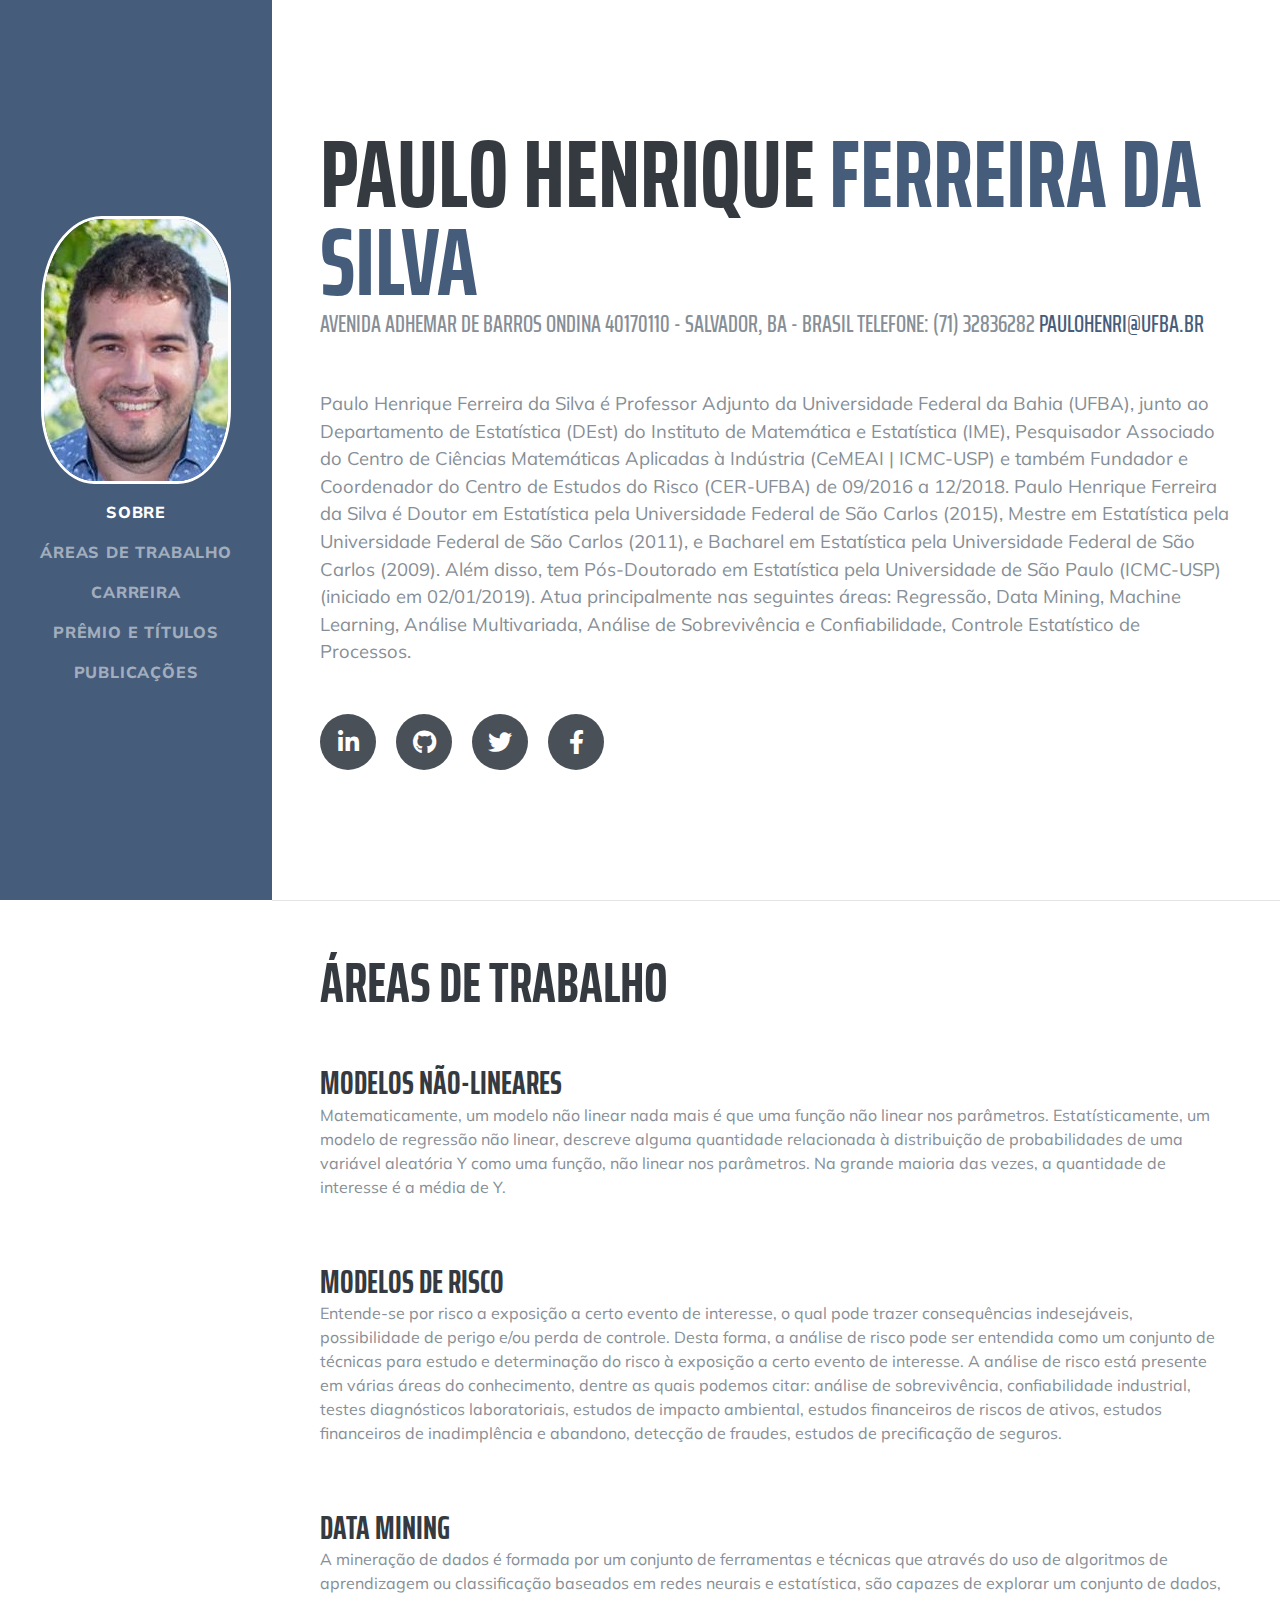
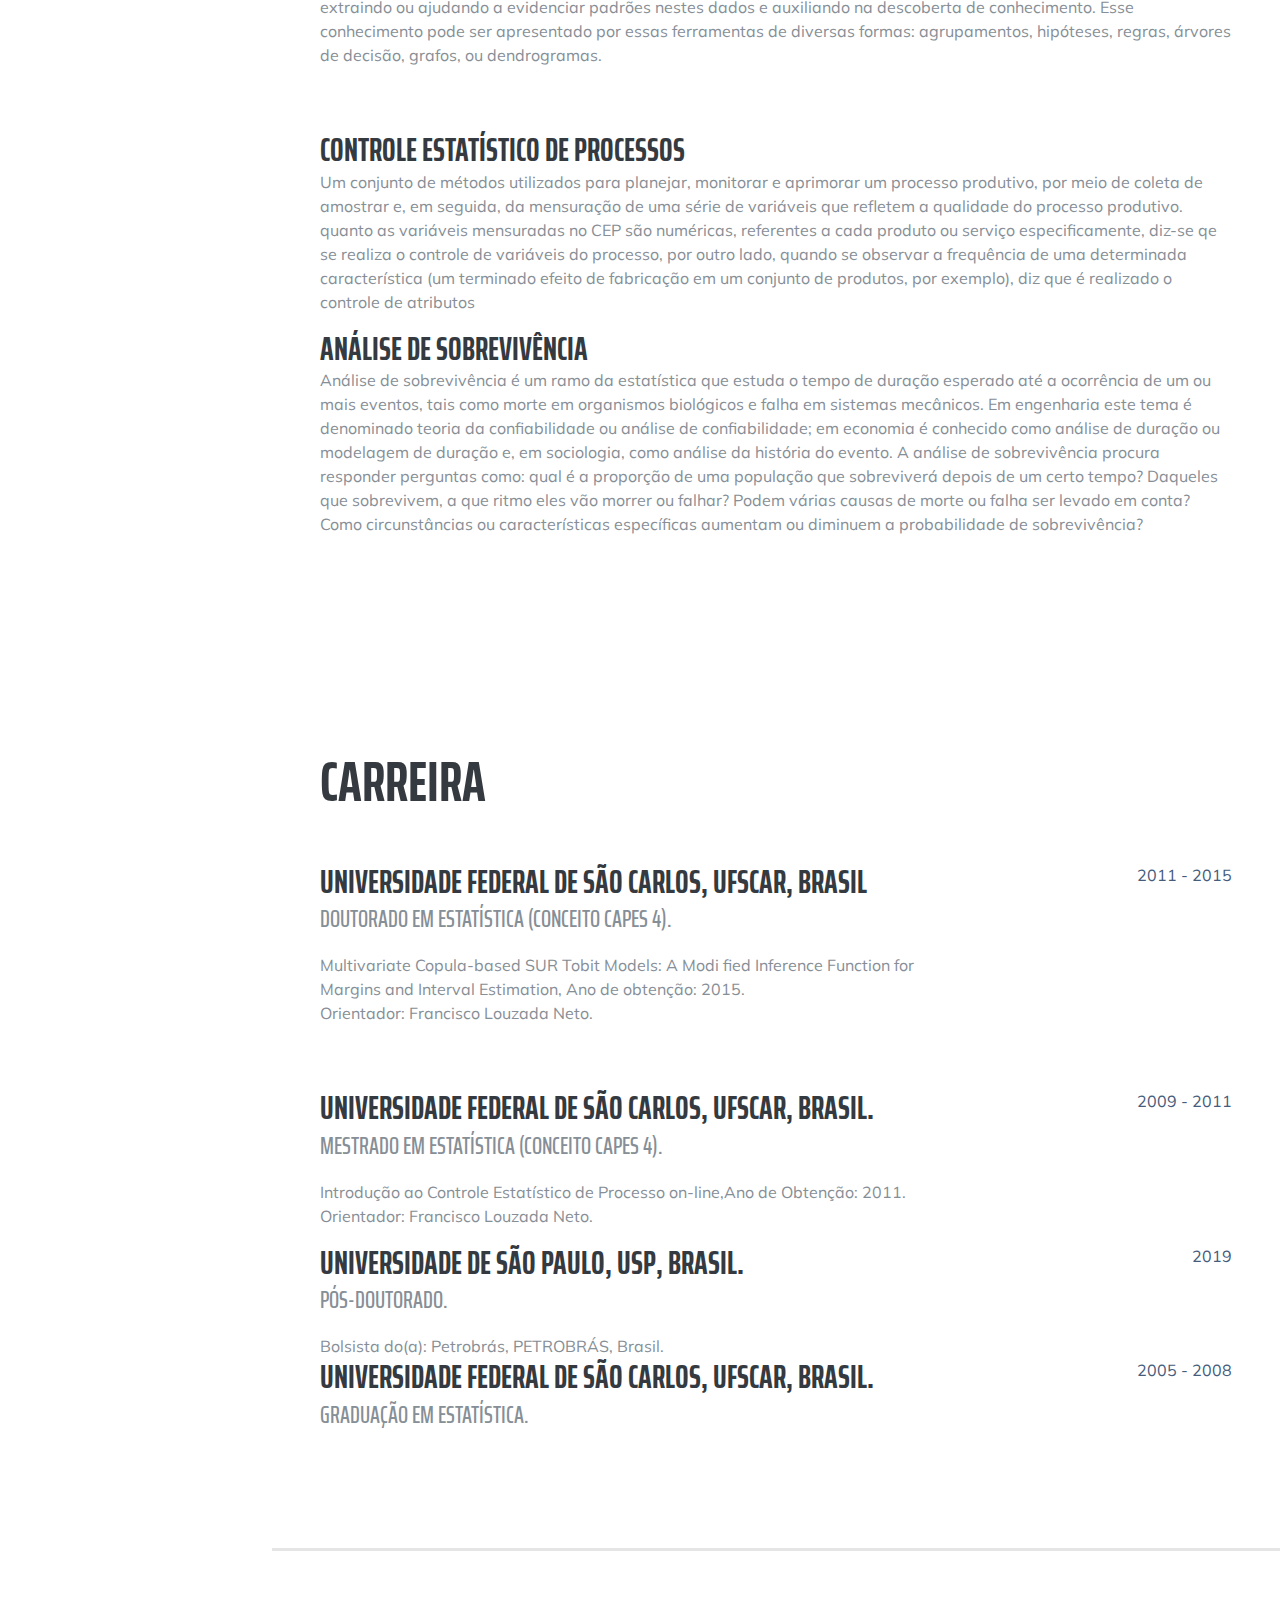
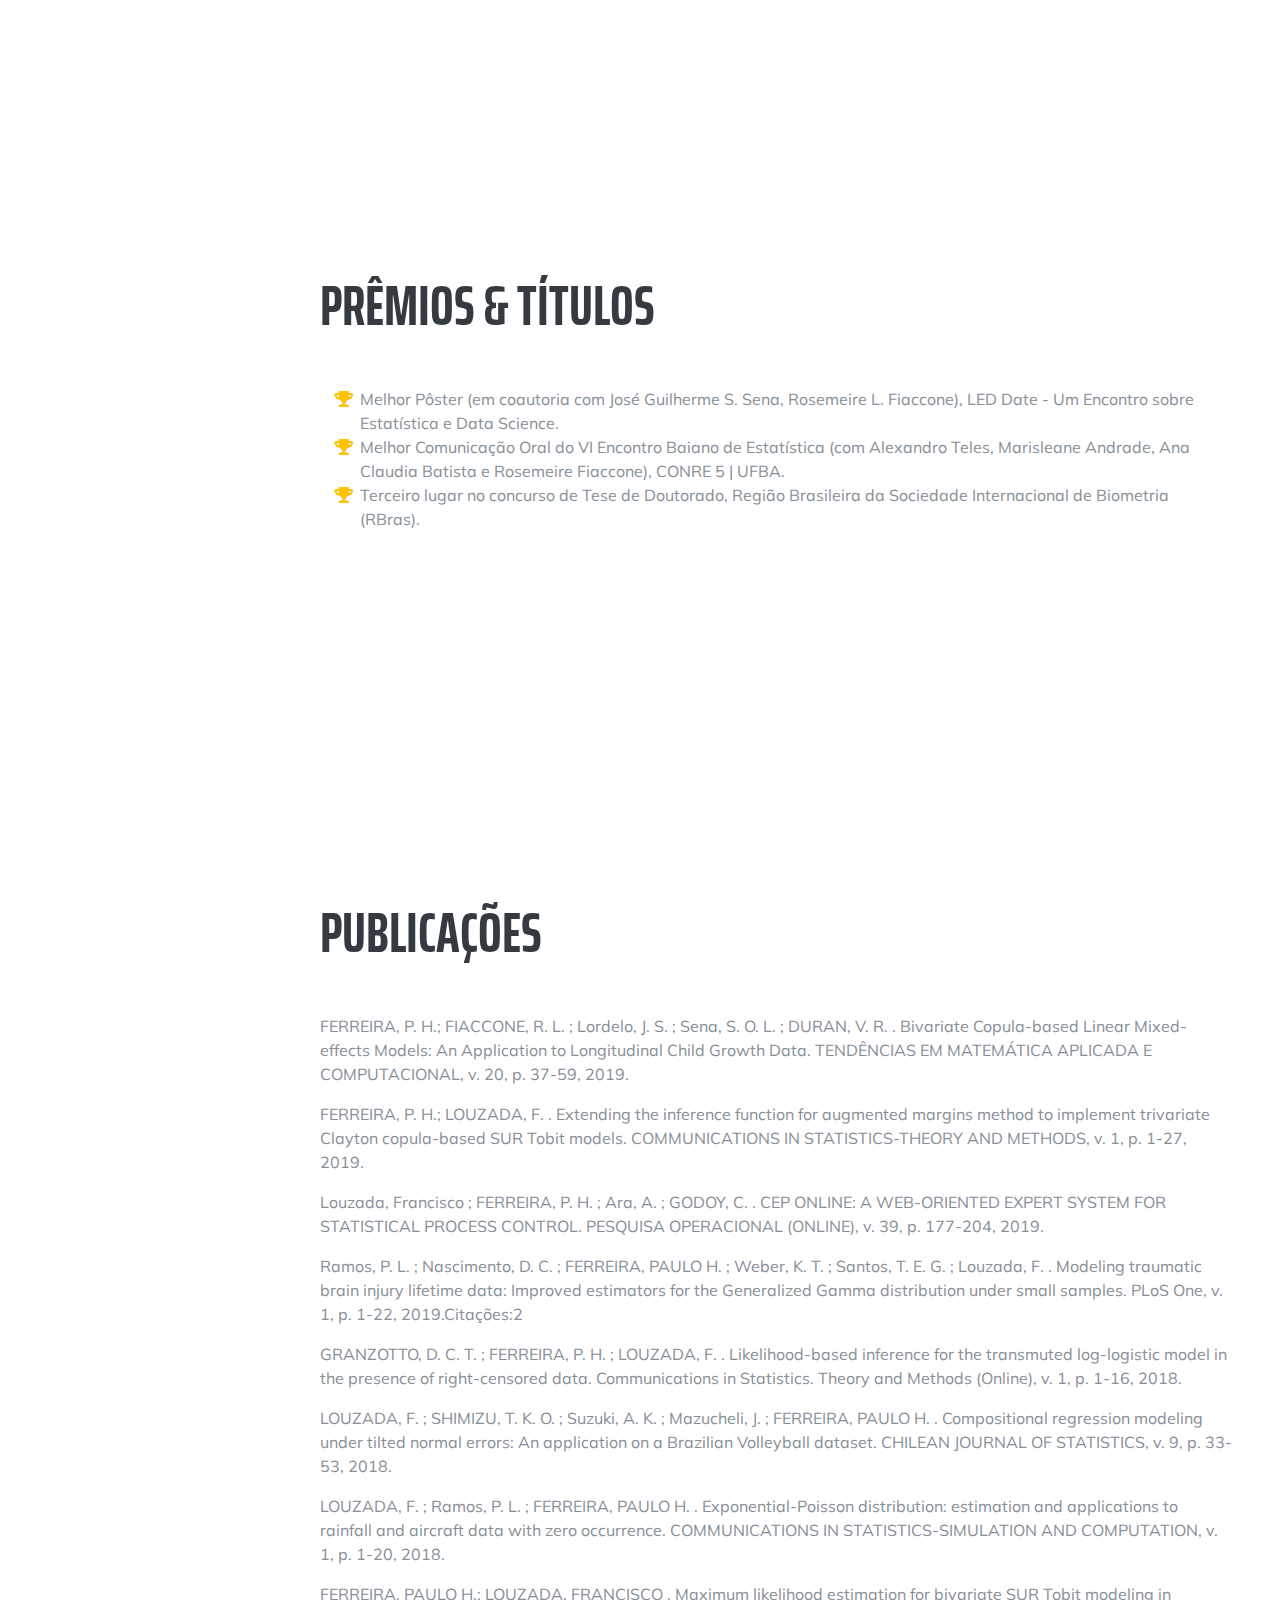
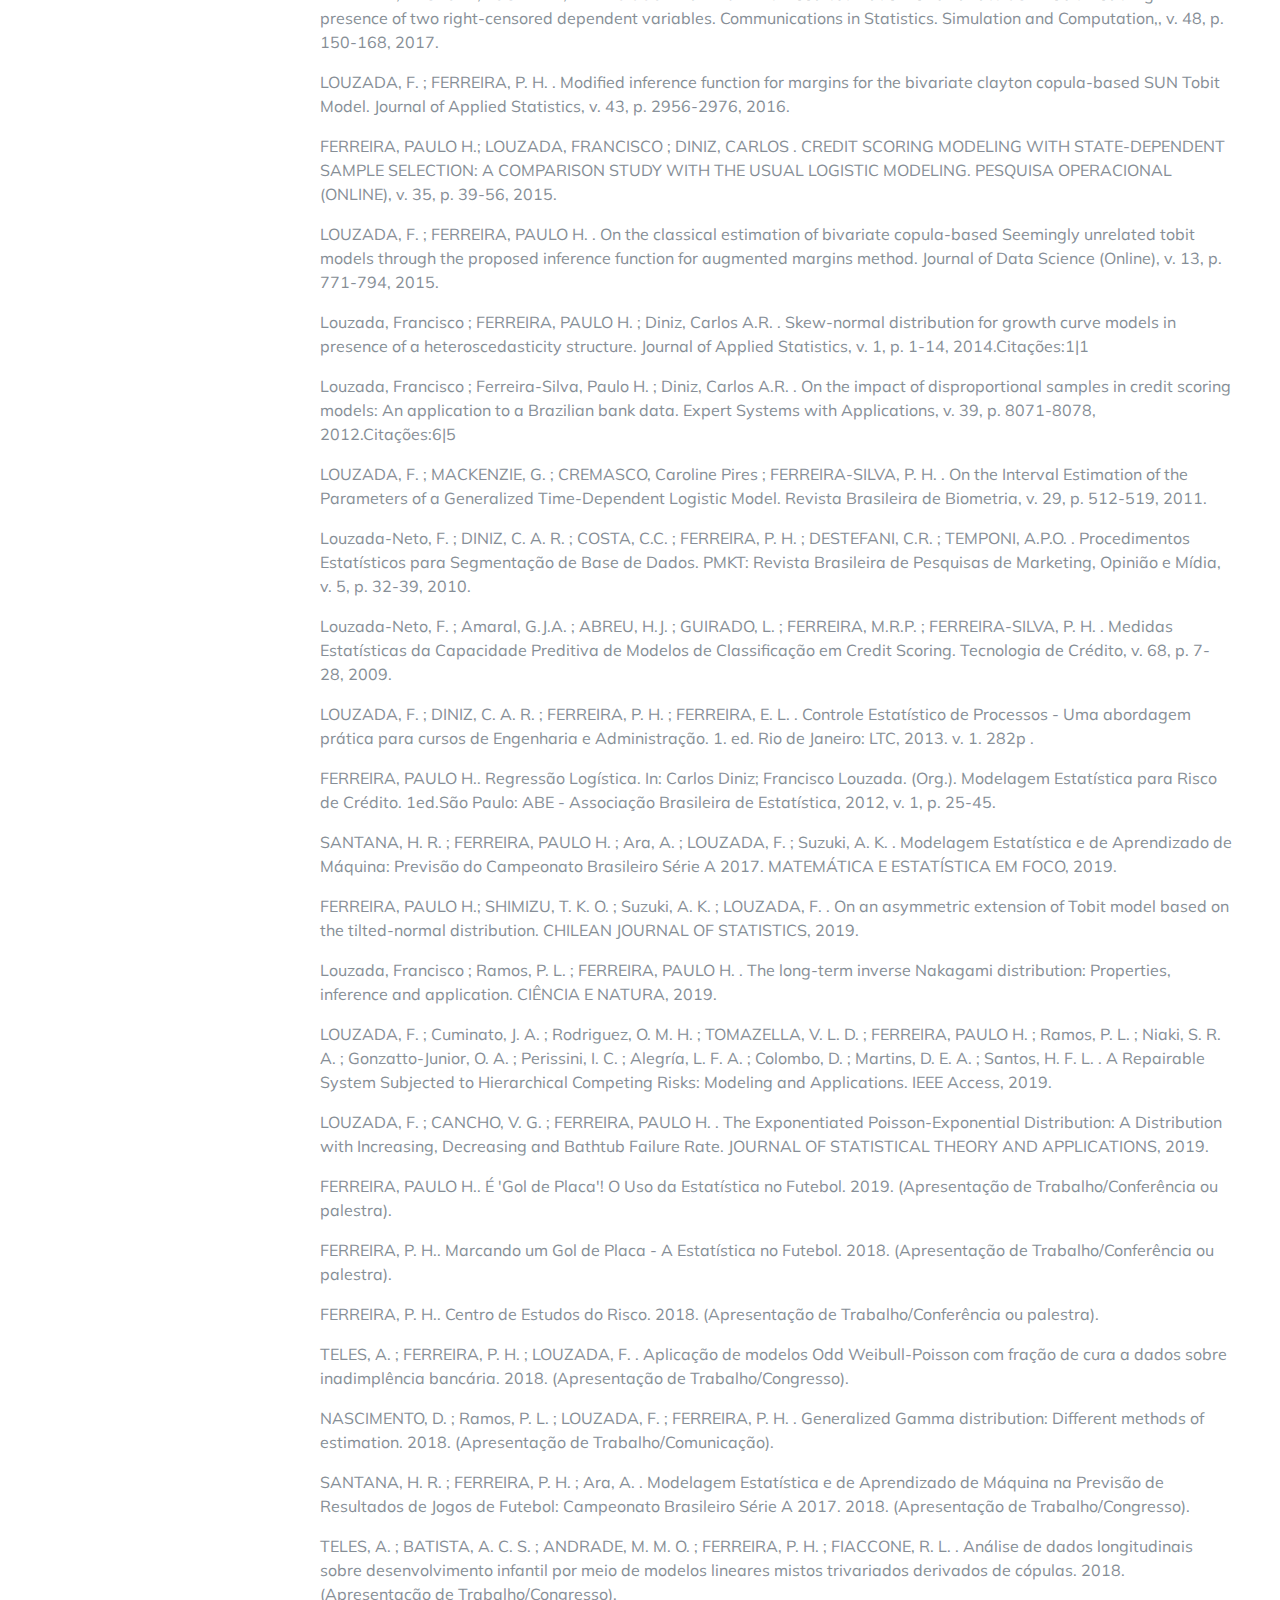
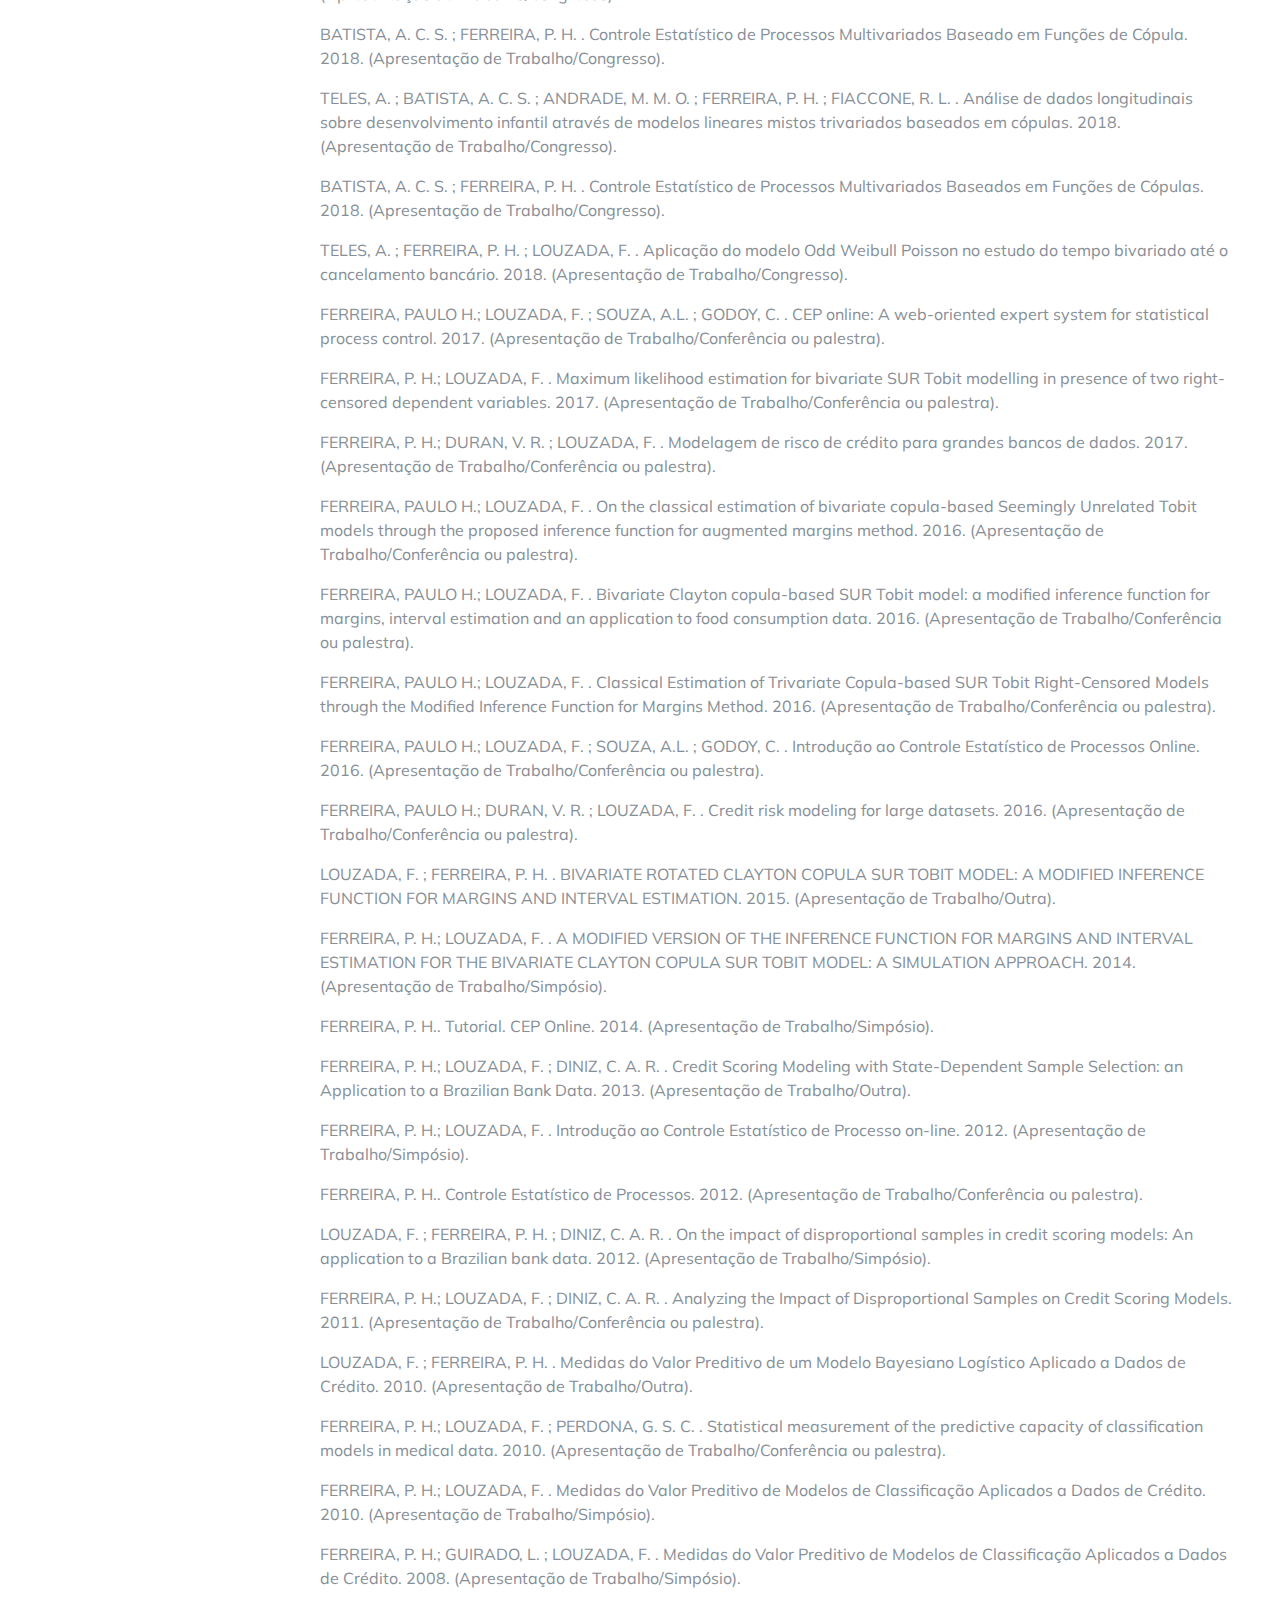
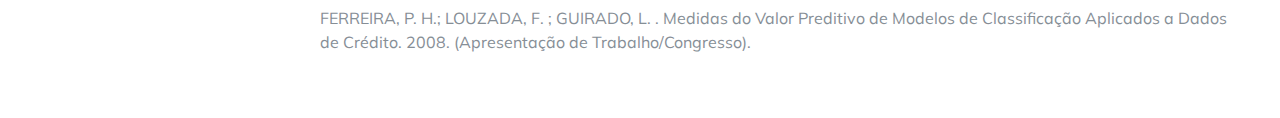
<file: index.html>
<!DOCTYPE html>
<html lang="en">

<head>

  <meta charset="utf-8">
  <meta name="viewport" content="width=device-width, initial-scale=1, shrink-to-fit=no">
  <meta name="description" content="">
  <meta name="author" content="">

  <title>Paulo Henrique Ferreira - Professor Adjunto da Universidade Federal da Bahia</title>

  <!-- Bootstrap core CSS -->
  <link href="vendor/bootstrap/css/bootstrap.min.css" rel="stylesheet">

  <!-- Custom fonts for this template -->
  <link href="https://fonts.googleapis.com/css?family=Saira+Extra+Condensed:500,700" rel="stylesheet">
  <link href="https://fonts.googleapis.com/css?family=Muli:400,400i,800,800i" rel="stylesheet">
  <link href="vendor/fontawesome-free/css/all.min.css" rel="stylesheet">

  <!-- Custom styles for this template -->
  <link href="css/resume.css" rel="stylesheet">

</head>

<body id="page-top">

  <nav class="navbar navbar-expand-lg navbar-dark bg-primary fixed-top" id="sideNav">
    <a id="a-foto" class="navbar-brand js-scroll-trigger" href="#page-top">
      <!-- <span class="d-block d-lg-none">Paulo Henrique</span> -->
      <div id="foto" class="d-lg-block">
      </div>
    </a>
    <button class="navbar-toggler" type="button" data-toggle="collapse" data-target="#navbarSupportedContent" aria-controls="navbarSupportedContent" aria-expanded="false" aria-label="Toggle navigation">
      <span class="navbar-toggler-icon"></span>
    </button>
    <div class="collapse navbar-collapse" id="navbarSupportedContent">
      <ul class="navbar-nav">
        <li class="nav-item">
          <a class="nav-link js-scroll-trigger" href="#about">Sobre</a>
        </li>
        <li class="nav-item">
          <a class="nav-link js-scroll-trigger" href="#experience">Áreas de Trabalho</a>
        </li>
        <li class="nav-item">
          <a class="nav-link js-scroll-trigger" href="#education">Carreira</a>
        </li>
        <li class="nav-item">
          <a class="nav-link js-scroll-trigger" href="#awards">Prêmio e Títulos</a>
        </li>
        <li class="nav-item">
          <a class="nav-link js-scroll-trigger" href="#skills">Publicações</a>
        </li>
        <!-- <li class="nav-item">
          <a class="nav-link js-scroll-trigger" href="#interests">Interests</a>
        </li> -->
      </ul>
    </div>
  </nav>

  <div class="container-fluid p-0">

    <section class="resume-section p-3 p-lg-5 d-flex align-items-center" id="about">
      <div class="w-100">
        <h1 class="mb-0">Paulo Henrique 
          <span class="text-primary">Ferreira da Silva</span>
        </h1>
        <div class="subheading mb-5">      Avenida Adhemar de Barros
            Ondina
            40170110 - Salvador, BA - Brasil
            Telefone: (71) 32836282
          <a href="mailto:paulohenri@ufba.br">paulohenri@ufba.br</a>
        </div>
        <p class="lead mb-5">Paulo Henrique Ferreira da Silva é Professor Adjunto da Universidade Federal da Bahia (UFBA), 
          junto ao Departamento de Estatística (DEst) do Instituto de Matemática e Estatística (IME), 
          Pesquisador Associado do Centro de Ciências Matemáticas Aplicadas à Indústria (CeMEAI | ICMC-USP) e 
          também Fundador e Coordenador do Centro de Estudos do Risco (CER-UFBA) de 09/2016 a 12/2018. Paulo Henrique 
          Ferreira da Silva é Doutor em Estatística pela Universidade Federal de São Carlos (2015), Mestre em Estatística 
          pela Universidade Federal de São Carlos (2011), e Bacharel em Estatística pela Universidade Federal de São Carlos (2009).
          Além disso, tem Pós-Doutorado em Estatística pela Universidade de São Paulo (ICMC-USP) (iniciado em 02/01/2019). 
          Atua principalmente nas seguintes áreas: Regressão, Data Mining, Machine Learning, Análise Multivariada, Análise de Sobrevivência e Confiabilidade, 
          Controle Estatístico de Processos.</p>
        <div class="social-icons">
          <a href="#">
            <i class="fab fa-linkedin-in"></i>
          </a>
          <a href="#">
            <i class="fab fa-github"></i>
          </a>
          <a href="#">
            <i class="fab fa-twitter"></i>
          </a>
          <a href="#">
            <i class="fab fa-facebook-f"></i>
          </a>
        </div>
      </div>
    </section>

    <hr class="m-0">

    <section class="resume-section p-3 p-lg-5 d-flex justify-content-center" id="experience">
      <div class="w-100">
        <h2 class="mb-5">Áreas de Trabalho</h2>

        <div class="resume-item d-flex flex-column flex-md-row justify-content-between mb-5">
          <div class="resume-content">
            <h3 class="mb-0">Modelos Não-Lineares</h3>
            <!-- <div class="subheading mb-3">Intelitec Solutions</div> -->
            <p>Matematicamente, um modelo não linear nada mais é que uma função não linear
                nos parâmetros. Estatísticamente, um modelo de regressão não linear, descreve alguma quantidade relacionada à distribuição de probabilidades de
                uma variável aleatória Y como uma função, não linear nos parâmetros.
                Na grande maioria das vezes, a quantidade de interesse é a média de Y.</p>
          </div>
          <!-- <div class="resume-date text-md-right">
            <span class="text-primary">March 2013 - Present</span>
          </div> -->
        </div>

        <div class="resume-item d-flex flex-column flex-md-row justify-content-between mb-5">
          <div class="resume-content">
            <h3 class="mb-0">Modelos de Risco</h3>
            <!-- <div class="subheading mb-3">Intelitec Solutions</div> -->
            <p>Entende-se por risco a exposição a certo evento de interesse, o qual pode trazer consequências indesejáveis, possibilidade de perigo e/ou perda de controle. Desta forma, a análise de risco pode ser entendida como um conjunto de técnicas para estudo e determinação do risco à exposição a certo evento de interesse.

                A análise de risco está presente em várias áreas do conhecimento, dentre as quais podemos citar: análise de sobrevivência, confiabilidade industrial, testes diagnósticos laboratoriais, estudos de impacto ambiental, estudos financeiros de riscos de ativos, estudos financeiros de inadimplência e abandono, detecção de fraudes, estudos de precificação de seguros.</p>
          </div>
          <!-- <div class="resume-date text-md-right">
            <span class="text-primary">December 2011 - March 2013</span>
          </div> -->
        </div>

        <div class="resume-item d-flex flex-column flex-md-row justify-content-between mb-5">
          <div class="resume-content">
            <h3 class="mb-0">Data Mining</h3>
            <!-- <div class="subheading mb-3">Shout! Media Productions</div> -->
            <p>A mineração de dados é formada por um conjunto de ferramentas e técnicas que através do uso de algoritmos de aprendizagem ou classificação baseados em redes neurais e estatística, são capazes de explorar um conjunto de dados, extraindo ou ajudando a evidenciar padrões nestes dados e auxiliando na descoberta de conhecimento. Esse conhecimento pode ser apresentado por essas ferramentas de diversas formas: agrupamentos, hipóteses, regras, árvores de decisão, grafos, ou dendrogramas.</p>
          </div>
          <!-- <div class="resume-date text-md-right">
            <span class="text-primary">July 2010 - December 2011</span>
          </div> -->
        </div>

        <div class="resume-item d-flex flex-column flex-md-row justify-content-between">
          <div class="resume-content">
            <h3 class="mb-0">Controle Estatístico de Processos</h3>
            <!-- <div class="subheading mb-3">Shout! Media Productions</div> -->
            <p>Um conjunto de métodos utilizados para planejar, monitorar e aprimorar um processo produtivo, por meio de coleta de amostrar e, em seguida, da mensuração de uma série de variáveis que refletem a qualidade do processo produtivo. quanto as variáveis mensuradas no CEP são numéricas, referentes a cada produto ou serviço especificamente, diz-se qe se realiza o controle de variáveis do processo, por outro lado, quando se observar a frequência de uma determinada característica (um terminado efeito de fabricação em um conjunto de produtos, por exemplo), diz que é realizado o controle de atributos</p>
          </div>
          <!-- <div class="resume-date text-md-right">
            <span class="text-primary">September 2008 - June 2010</span>
          </div> -->
        </div>

        <div class="resume-item d-flex flex-column flex-md-row justify-content-between mb-5">
          <div class="resume-content">
            <h3 class="mb-0">Análise de Sobrevivência</h3>
            <!-- <div class="subheading mb-3">Shout! Media Productions</div> -->
            <p>Análise de sobrevivência é um ramo da estatística que estuda o tempo de duração esperado até a ocorrência de um ou mais eventos, tais como morte em organismos biológicos e falha em sistemas mecânicos. Em engenharia este tema é denominado teoria da confiabilidade ou análise de confiabilidade; em economia é conhecido como análise de duração ou modelagem de duração e, em sociologia, como análise da história do evento. A análise de sobrevivência procura responder perguntas como: qual é a proporção de uma população que sobreviverá depois de um certo tempo? Daqueles que sobrevivem, a que ritmo eles vão morrer ou falhar? Podem várias causas de morte ou falha ser levado em conta? Como circunstâncias ou características específicas aumentam ou diminuem a probabilidade de sobrevivência?</p>
          </div>
          <!-- <div class="resume-date text-md-right">
            <span class="text-primary">July 2010 - December 2011</span>
          </div> -->
        </div>

      </div>

    </section>

    <!-- <hr class="m-0"> -->

    <section class="resume-section p-3 p-lg-5 d-flex align-items-center" id="education">
      <div class="w-100">
        <h2 class="mb-5">Carreira</h2>

        <div class="resume-item d-flex flex-column flex-md-row justify-content-between mb-5">
          <div class="resume-content">
            <h3 class="mb-0">Universidade Federal de São Carlos, UFSCAR, Brasil</h3>
            <div class="subheading mb-3">Doutorado em Estatística (Conceito CAPES 4).</div>
            <div>Multivariate Copula-based SUR Tobit Models: A Modi fied Inference Function for Margins and Interval Estimation, Ano de obtenção: 2015.</div>
            <p>Orientador: Francisco Louzada Neto.</p>
          </div>
          <div class="resume-date text-md-right">
            <span class="text-primary">2011 - 2015</span>
          </div>
        </div>

        <div class="resume-item d-flex flex-column flex-md-row justify-content-between">
          <div class="resume-content">
            <h3 class="mb-0">Universidade Federal de São Carlos, UFSCAR, Brasil.</h3>
            <div class="subheading mb-3">Mestrado em Estatística (Conceito CAPES 4).</div>
            <div>Introdução ao Controle Estatístico de Processo on-line,Ano de Obtenção: 2011.</div>
            <p>Orientador: Francisco Louzada Neto.</p>
          </div>
          <div class="resume-date text-md-right">
            <span class="text-primary">2009 - 2011</span>
          </div>
        </div>

        <div class="resume-item d-flex flex-column flex-md-row justify-content-between">
          <div class="resume-content">
            <h3 class="mb-0">Universidade de São Paulo, USP, Brasil.</h3>
            <div class="subheading mb-3">Pós-Doutorado.</div>
            <div>Bolsista do(a): Petrobrás, PETROBRÁS, Brasil.</div>
            <!-- <p>Orientador: Francisco Louzada Neto.</p> -->
          </div>
          <div class="resume-date text-md-right">
            <span class="text-primary">2019</span>
          </div>
        </div>

        <div class="resume-item d-flex flex-column flex-md-row justify-content-between">
          <div class="resume-content">
            <h3 class="mb-0">Universidade Federal de São Carlos, UFSCAR, Brasil.</h3>
            <div class="subheading mb-3">Graduação em Estatística.</div>
            <!-- <div>Introdução ao Controle Estatístico de Processo on-line,Ano de Obtenção: 2011.</div> -->
            <!-- <p>Orientador: Francisco Louzada Neto.</p> -->
          </div>
          <div class="resume-date text-md-right">
            <span class="text-primary">2005 - 2008</span>
          </div>
        </div>

      </div>
    </section>

    <hr class="m-0">

    <!-- <section class="resume-section p-3 p-lg-5 d-flex align-items-center" id="skills">
      <div class="w-100">
        <h2 class="mb-5">Skills</h2>

        <div class="subheading mb-3">Programming Languages &amp; Tools</div>
        <ul class="list-inline dev-icons">
          <li class="list-inline-item">
            <i class="fab fa-html5"></i>
          </li>
          <li class="list-inline-item">
            <i class="fab fa-css3-alt"></i>
          </li>
          <li class="list-inline-item">
            <i class="fab fa-js-square"></i>
          </li>
          <li class="list-inline-item">
            <i class="fab fa-angular"></i>
          </li>
          <li class="list-inline-item">
            <i class="fab fa-react"></i>
          </li>
          <li class="list-inline-item">
            <i class="fab fa-node-js"></i>
          </li>
          <li class="list-inline-item">
            <i class="fab fa-sass"></i>
          </li>
          <li class="list-inline-item">
            <i class="fab fa-less"></i>
          </li>
          <li class="list-inline-item">
            <i class="fab fa-wordpress"></i>
          </li>
          <li class="list-inline-item">
            <i class="fab fa-gulp"></i>
          </li>
          <li class="list-inline-item">
            <i class="fab fa-grunt"></i>
          </li>
          <li class="list-inline-item">
            <i class="fab fa-npm"></i>
          </li>
        </ul>

        <div class="subheading mb-3">Workflow</div>
        <ul class="fa-ul mb-0">
          <li>
            <i class="fa-li fa fa-check"></i>
            Mobile-First, Responsive Design</li>
          <li>
            <i class="fa-li fa fa-check"></i>
            Cross Browser Testing &amp; Debugging</li>
          <li>
            <i class="fa-li fa fa-check"></i>
            Cross Functional Teams</li>
          <li>
            <i class="fa-li fa fa-check"></i>
            Agile Development &amp; Scrum</li>
        </ul>
      </div>
    </section> -->

    <hr class="m-0">

    <!-- <section class="resume-section p-3 p-lg-5 d-flex align-items-center" id="interests">
      <div class="w-100">
        <h2 class="mb-5">Interests</h2>
        <p>Apart from being a web developer, I enjoy most of my time being outdoors. In the winter, I am an avid skier and novice ice climber. During the warmer months here in Colorado, I enjoy mountain biking, free climbing, and kayaking.</p>
        <p class="mb-0">When forced indoors, I follow a number of sci-fi and fantasy genre movies and television shows, I am an aspiring chef, and I spend a large amount of my free time exploring the latest technology advancements in the front-end web development world.</p>
      </div>
    </section> -->


    
    <hr class="m-0">

    <section class="resume-section p-3 p-lg-5 d-flex align-items-center" id="awards">
      <div class="w-100">
        <h2 class="mb-5">Prêmios &amp; Títulos</h2>
        <ul class="fa-ul mb-0">
          <li>
            <i class="fa-li fa fa-trophy text-warning"></i>
            Melhor Pôster (em coautoria com José Guilherme S. Sena, Rosemeire L. Fiaccone), LED Date - Um Encontro sobre Estatística e Data Science.</li>
          <li>
            <i class="fa-li fa fa-trophy text-warning"></i>
            Melhor Comunicação Oral do VI Encontro Baiano de Estatística (com Alexandro Teles, Marisleane Andrade, Ana Claudia Batista e Rosemeire Fiaccone), CONRE 5 | UFBA.</li>
          <li>
            <i class="fa-li fa fa-trophy text-warning"></i>
            Terceiro lugar no concurso de Tese de Doutorado, Região Brasileira da Sociedade Internacional de Biometria (RBras).

          </li>
          <!-- <li>
            <i class="fa-li fa fa-trophy text-warning"></i>
            1<sup>st</sup>
            Place - University of Colorado Boulder - Adobe Creative Jam 2008 (UI Design Category)</li>
          <li>
            <i class="fa-li fa fa-trophy text-warning"></i>
            2<sup>nd</sup>
            Place - University of Colorado Boulder - Emerging Tech Competition 2008</li>
          <li>
            <i class="fa-li fa fa-trophy text-warning"></i>
            1<sup>st</sup>
            Place - James Buchanan High School - Hackathon 2006</li>
          <li>
            <i class="fa-li fa fa-trophy text-warning"></i>
            3<sup>rd</sup>
            Place - James Buchanan High School - Hackathon 2005</li> -->
        </ul>
      </div>
    </section>

    <section class="resume-section p-3 p-lg-5 d-flex justify-content-center" id="skills">
        <div class="w-100">
          <h2 class="mb-5">Publicações</h2>
          <div class="resume-item d-flex flex-column flex-md-row justify-content-between">
            <div class="resume-content">
             <p>FERREIRA, P. H.; FIACCONE, R. L. ; Lordelo, J. S. ; Sena, S. O. L. ; DURAN, V. R. . Bivariate Copula-based Linear Mixed-effects Models: An Application to Longitudinal Child Growth Data. TENDÊNCIAS EM MATEMÁTICA APLICADA E COMPUTACIONAL, v. 20, p. 37-59, 2019.</p>
            </div>
          </div>
     
     
           <div class="resume-item d-flex flex-column flex-md-row justify-content-between">
            <div class="resume-content">
             <p>FERREIRA, P. H.; LOUZADA, F. . Extending the inference function for augmented margins method to implement trivariate Clayton copula-based SUR Tobit models. COMMUNICATIONS IN STATISTICS-THEORY AND METHODS, v. 1, p. 1-27, 2019.</p>
            </div>
          </div>
     
     
           <div class="resume-item d-flex flex-column flex-md-row justify-content-between">
            <div class="resume-content">
             <p>Louzada, Francisco ; FERREIRA, P. H. ; Ara, A. ; GODOY, C. . CEP ONLINE: A WEB-ORIENTED EXPERT SYSTEM FOR STATISTICAL PROCESS CONTROL. PESQUISA OPERACIONAL (ONLINE), v. 39, p. 177-204, 2019.</p>
            </div>
          </div>
     
     
           <div class="resume-item d-flex flex-column flex-md-row justify-content-between">
            <div class="resume-content">
             <p>Ramos, P. L. ; Nascimento, D. C. ; FERREIRA, PAULO H. ; Weber, K. T. ; Santos, T. E. G. ; Louzada, F. . Modeling traumatic brain injury lifetime data: Improved estimators for the Generalized Gamma distribution under small samples. PLoS One, v. 1, p. 1-22, 2019.Citações:2</p>
            </div>
          </div>
     
     
           <div class="resume-item d-flex flex-column flex-md-row justify-content-between">
            <div class="resume-content">
             <p>GRANZOTTO, D. C. T. ; FERREIRA, P. H. ; LOUZADA, F. . Likelihood-based inference for the transmuted log-logistic model in the presence of right-censored data. Communications in Statistics. Theory and Methods (Online), v. 1, p. 1-16, 2018.</p>
            </div>
          </div>
     
     
           <div class="resume-item d-flex flex-column flex-md-row justify-content-between">
            <div class="resume-content">
             <p>LOUZADA, F. ; SHIMIZU, T. K. O. ; Suzuki, A. K. ; Mazucheli, J. ; FERREIRA, PAULO H. . Compositional regression modeling under tilted normal errors: An application on a Brazilian Volleyball dataset. CHILEAN JOURNAL OF STATISTICS, v. 9, p. 33-53, 2018.</p>
            </div>
          </div>
     
     
           <div class="resume-item d-flex flex-column flex-md-row justify-content-between">
            <div class="resume-content">
             <p>LOUZADA, F. ; Ramos, P. L. ; FERREIRA, PAULO H. . Exponential-Poisson distribution: estimation and applications to rainfall and aircraft data with zero occurrence. COMMUNICATIONS IN STATISTICS-SIMULATION AND COMPUTATION, v. 1, p. 1-20, 2018.</p>
            </div>
          </div>
     
     
           <div class="resume-item d-flex flex-column flex-md-row justify-content-between">
            <div class="resume-content">
             <p>FERREIRA, PAULO H.; LOUZADA, FRANCISCO . Maximum likelihood estimation for bivariate SUR Tobit modeling in presence of two right-censored dependent variables. Communications in Statistics. Simulation and Computation,, v. 48, p. 150-168, 2017.</p>
            </div>
          </div>
     
     
           <div class="resume-item d-flex flex-column flex-md-row justify-content-between">
            <div class="resume-content">
             <p>LOUZADA, F. ; FERREIRA, P. H. . Modified inference function for margins for the bivariate clayton copula-based SUN Tobit Model. Journal of Applied Statistics, v. 43, p. 2956-2976, 2016.</p>
            </div>
          </div>
     
     
           <div class="resume-item d-flex flex-column flex-md-row justify-content-between">
            <div class="resume-content">
             <p>FERREIRA, PAULO H.; LOUZADA, FRANCISCO ; DINIZ, CARLOS . CREDIT SCORING MODELING WITH STATE-DEPENDENT SAMPLE SELECTION: A COMPARISON STUDY WITH THE USUAL LOGISTIC MODELING. PESQUISA OPERACIONAL (ONLINE), v. 35, p. 39-56, 2015.</p>
            </div>
          </div>
     
     
           <div class="resume-item d-flex flex-column flex-md-row justify-content-between">
            <div class="resume-content">
             <p>LOUZADA, F. ; FERREIRA, PAULO H. . On the classical estimation of bivariate copula-based Seemingly unrelated tobit models through the proposed inference function for augmented margins method. Journal of Data Science (Online), v. 13, p. 771-794, 2015.</p>
            </div>
          </div>
     
     
           <div class="resume-item d-flex flex-column flex-md-row justify-content-between">
            <div class="resume-content">
             <p>Louzada, Francisco ; FERREIRA, PAULO H. ; Diniz, Carlos A.R. . Skew-normal distribution for growth curve models in presence of a heteroscedasticity structure. Journal of Applied Statistics, v. 1, p. 1-14, 2014.Citações:1|1</p>
            </div>
          </div>
     
     
           <div class="resume-item d-flex flex-column flex-md-row justify-content-between">
            <div class="resume-content">
             <p>Louzada, Francisco ; Ferreira-Silva, Paulo H. ; Diniz, Carlos A.R. . On the impact of disproportional samples in credit scoring models: An application to a Brazilian bank data. Expert Systems with Applications, v. 39, p. 8071-8078, 2012.Citações:6|5</p>
            </div>
          </div>
     
     
           <div class="resume-item d-flex flex-column flex-md-row justify-content-between">
            <div class="resume-content">
             <p>LOUZADA, F. ; MACKENZIE, G. ; CREMASCO, Caroline Pires ; FERREIRA-SILVA, P. H. . On the Interval Estimation of the Parameters of a Generalized Time-Dependent Logistic Model. Revista Brasileira de Biometria, v. 29, p. 512-519, 2011.</p>
            </div>
          </div>
     
     
           <div class="resume-item d-flex flex-column flex-md-row justify-content-between">
            <div class="resume-content">
             <p>Louzada-Neto, F. ; DINIZ, C. A. R. ; COSTA, C.C. ; FERREIRA, P. H. ; DESTEFANI, C.R. ; TEMPONI, A.P.O. . Procedimentos Estatísticos para Segmentação de Base de Dados. PMKT: Revista Brasileira de Pesquisas de Marketing, Opinião e Mídia, v. 5, p. 32-39, 2010.</p>
            </div>
          </div>
     
     
           <div class="resume-item d-flex flex-column flex-md-row justify-content-between">
            <div class="resume-content">
             <p>Louzada-Neto, F. ; Amaral, G.J.A. ; ABREU, H.J. ; GUIRADO, L. ; FERREIRA, M.R.P. ; FERREIRA-SILVA, P. H. . Medidas Estatísticas da Capacidade Preditiva de Modelos de Classificação em Credit Scoring. Tecnologia de Crédito, v. 68, p. 7-28, 2009.</p>
            </div>
          </div>
     
     
           <div class="resume-item d-flex flex-column flex-md-row justify-content-between">
            <div class="resume-content">
             <p>LOUZADA, F. ; DINIZ, C. A. R. ; FERREIRA, P. H. ; FERREIRA, E. L. . Controle Estatístico de Processos - Uma abordagem prática para cursos de Engenharia e Administração. 1. ed. Rio de Janeiro: LTC, 2013. v. 1. 282p .</p>
            </div>
          </div>
     
     
           <div class="resume-item d-flex flex-column flex-md-row justify-content-between">
            <div class="resume-content">
             <p>FERREIRA, PAULO H.. Regressão Logística. In: Carlos Diniz; Francisco Louzada. (Org.). Modelagem Estatística para Risco de Crédito. 1ed.São Paulo: ABE - Associação Brasileira de Estatística, 2012, v. 1, p. 25-45.</p>
            </div>
          </div>
     
     
           <div class="resume-item d-flex flex-column flex-md-row justify-content-between">
            <div class="resume-content">
             <p>SANTANA, H. R. ; FERREIRA, PAULO H. ; Ara, A. ; LOUZADA, F. ; Suzuki, A. K. . Modelagem Estatística e de Aprendizado de Máquina: Previsão do Campeonato Brasileiro Série A 2017. MATEMÁTICA E ESTATÍSTICA EM FOCO, 2019.</p>
            </div>
          </div>
     
     
           <div class="resume-item d-flex flex-column flex-md-row justify-content-between">
            <div class="resume-content">
             <p>FERREIRA, PAULO H.; SHIMIZU, T. K. O. ; Suzuki, A. K. ; LOUZADA, F. . On an asymmetric extension of Tobit model based on the tilted-normal distribution. CHILEAN JOURNAL OF STATISTICS, 2019.</p>
            </div>
          </div>
     
     
           <div class="resume-item d-flex flex-column flex-md-row justify-content-between">
            <div class="resume-content">
             <p>Louzada, Francisco ; Ramos, P. L. ; FERREIRA, PAULO H. . The long-term inverse Nakagami distribution: Properties, inference and application. CIÊNCIA E NATURA, 2019.</p>
            </div>
          </div>
     
     
           <div class="resume-item d-flex flex-column flex-md-row justify-content-between">
            <div class="resume-content">
             <p>LOUZADA, F. ; Cuminato, J. A. ; Rodriguez, O. M. H. ; TOMAZELLA, V. L. D. ; FERREIRA, PAULO H. ; Ramos, P. L. ; Niaki, S. R. A. ; Gonzatto-Junior, O. A. ; Perissini, I. C. ; Alegría, L. F. A. ; Colombo, D. ; Martins, D. E. A. ; Santos, H. F. L. . A Repairable System Subjected to Hierarchical Competing Risks: Modeling and Applications. IEEE Access, 2019.</p>
            </div>
          </div>
     
     
           <div class="resume-item d-flex flex-column flex-md-row justify-content-between">
            <div class="resume-content">
             <p>LOUZADA, F. ; CANCHO, V. G. ; FERREIRA, PAULO H. . The Exponentiated Poisson-Exponential Distribution: A Distribution with Increasing, Decreasing and Bathtub Failure Rate. JOURNAL OF STATISTICAL THEORY AND APPLICATIONS, 2019.</p>
            </div>
          </div>
     
     
           <div class="resume-item d-flex flex-column flex-md-row justify-content-between">
            <div class="resume-content">
             <p>FERREIRA, PAULO H.. É 'Gol de Placa'! O Uso da Estatística no Futebol. 2019. (Apresentação de Trabalho/Conferência ou palestra).</p>
            </div>
          </div>
     
     
           <div class="resume-item d-flex flex-column flex-md-row justify-content-between">
            <div class="resume-content">
             <p>FERREIRA, P. H.. Marcando um Gol de Placa - A Estatística no Futebol. 2018. (Apresentação de Trabalho/Conferência ou palestra).</p>
            </div>
          </div>
     
     
           <div class="resume-item d-flex flex-column flex-md-row justify-content-between">
            <div class="resume-content">
             <p>FERREIRA, P. H.. Centro de Estudos do Risco. 2018. (Apresentação de Trabalho/Conferência ou palestra).</p>
            </div>
          </div>
     
     
           <div class="resume-item d-flex flex-column flex-md-row justify-content-between">
            <div class="resume-content">
             <p>TELES, A. ; FERREIRA, P. H. ; LOUZADA, F. . Aplicação de modelos Odd Weibull-Poisson com fração de cura a dados sobre inadimplência bancária. 2018. (Apresentação de Trabalho/Congresso).</p>
            </div>
          </div>
     
     
           <div class="resume-item d-flex flex-column flex-md-row justify-content-between">
            <div class="resume-content">
             <p>NASCIMENTO, D. ; Ramos, P. L. ; LOUZADA, F. ; FERREIRA, P. H. . Generalized Gamma distribution: Different methods of estimation. 2018. (Apresentação de Trabalho/Comunicação).</p>
            </div>
          </div>
     
     
           <div class="resume-item d-flex flex-column flex-md-row justify-content-between">
            <div class="resume-content">
             <p>SANTANA, H. R. ; FERREIRA, P. H. ; Ara, A. . Modelagem Estatística e de Aprendizado de Máquina na Previsão de Resultados de Jogos de Futebol: Campeonato Brasileiro Série A 2017. 2018. (Apresentação de Trabalho/Congresso).</p>
            </div>
          </div>
     
     
           <div class="resume-item d-flex flex-column flex-md-row justify-content-between">
            <div class="resume-content">
             <p>TELES, A. ; BATISTA, A. C. S. ; ANDRADE, M. M. O. ; FERREIRA, P. H. ; FIACCONE, R. L. . Análise de dados longitudinais sobre desenvolvimento infantil por meio de modelos lineares mistos trivariados derivados de cópulas. 2018. (Apresentação de Trabalho/Congresso).</p>
            </div>
          </div>
     
     
           <div class="resume-item d-flex flex-column flex-md-row justify-content-between">
            <div class="resume-content">
             <p>BATISTA, A. C. S. ; FERREIRA, P. H. . Controle Estatístico de Processos Multivariados Baseado em Funções de Cópula. 2018. (Apresentação de Trabalho/Congresso).</p>
            </div>
          </div>
     
     
           <div class="resume-item d-flex flex-column flex-md-row justify-content-between">
            <div class="resume-content">
             <p>TELES, A. ; BATISTA, A. C. S. ; ANDRADE, M. M. O. ; FERREIRA, P. H. ; FIACCONE, R. L. . Análise de dados longitudinais sobre desenvolvimento infantil através de modelos lineares mistos trivariados baseados em cópulas. 2018. (Apresentação de Trabalho/Congresso).</p>
            </div>
          </div>
     
     
           <div class="resume-item d-flex flex-column flex-md-row justify-content-between">
            <div class="resume-content">
             <p>BATISTA, A. C. S. ; FERREIRA, P. H. . Controle Estatístico de Processos Multivariados Baseados em Funções de Cópulas. 2018. (Apresentação de Trabalho/Congresso).</p>
            </div>
          </div>
     
     
           <div class="resume-item d-flex flex-column flex-md-row justify-content-between">
            <div class="resume-content">
             <p>TELES, A. ; FERREIRA, P. H. ; LOUZADA, F. . Aplicação do modelo Odd Weibull Poisson no estudo do tempo bivariado até o cancelamento bancário. 2018. (Apresentação de Trabalho/Congresso).</p>
            </div>
          </div>
     
     
           <div class="resume-item d-flex flex-column flex-md-row justify-content-between">
            <div class="resume-content">
             <p>FERREIRA, PAULO H.; LOUZADA, F. ; SOUZA, A.L. ; GODOY, C. . CEP online: A web-oriented expert system for statistical process control. 2017. (Apresentação de Trabalho/Conferência ou palestra).</p>
            </div>
          </div>
     
     
           <div class="resume-item d-flex flex-column flex-md-row justify-content-between">
            <div class="resume-content">
             <p>FERREIRA, P. H.; LOUZADA, F. . Maximum likelihood estimation for bivariate SUR Tobit modelling in presence of two right-censored dependent variables. 2017. (Apresentação de Trabalho/Conferência ou palestra).</p>
            </div>
          </div>
     
     
           <div class="resume-item d-flex flex-column flex-md-row justify-content-between">
            <div class="resume-content">
             <p>FERREIRA, P. H.; DURAN, V. R. ; LOUZADA, F. . Modelagem de risco de crédito para grandes bancos de dados. 2017. (Apresentação de Trabalho/Conferência ou palestra).</p>
            </div>
          </div>
     
     
           <div class="resume-item d-flex flex-column flex-md-row justify-content-between">
            <div class="resume-content">
             <p>FERREIRA, PAULO H.; LOUZADA, F. . On the classical estimation of bivariate copula-based Seemingly Unrelated Tobit models through the proposed inference function for augmented margins method. 2016. (Apresentação de Trabalho/Conferência ou palestra).</p>
            </div>
          </div>
     
     
           <div class="resume-item d-flex flex-column flex-md-row justify-content-between">
            <div class="resume-content">
             <p>FERREIRA, PAULO H.; LOUZADA, F. . Bivariate Clayton copula-based SUR Tobit model: a modified inference function for margins, interval estimation and an application to food consumption data. 2016. (Apresentação de Trabalho/Conferência ou palestra).</p>
            </div>
          </div>
     
     
           <div class="resume-item d-flex flex-column flex-md-row justify-content-between">
            <div class="resume-content">
             <p>FERREIRA, PAULO H.; LOUZADA, F. . Classical Estimation of Trivariate Copula-based SUR Tobit Right-Censored Models through the Modified Inference Function for Margins Method. 2016. (Apresentação de Trabalho/Conferência ou palestra).</p>
            </div>
          </div>
     
     
           <div class="resume-item d-flex flex-column flex-md-row justify-content-between">
            <div class="resume-content">
             <p>FERREIRA, PAULO H.; LOUZADA, F. ; SOUZA, A.L. ; GODOY, C. . Introdução ao Controle Estatístico de Processos Online. 2016. (Apresentação de Trabalho/Conferência ou palestra).</p>
            </div>
          </div>
     
     
           <div class="resume-item d-flex flex-column flex-md-row justify-content-between">
            <div class="resume-content">
             <p>FERREIRA, PAULO H.; DURAN, V. R. ; LOUZADA, F. . Credit risk modeling for large datasets. 2016. (Apresentação de Trabalho/Conferência ou palestra).</p>
            </div>
          </div>
     
     
           <div class="resume-item d-flex flex-column flex-md-row justify-content-between">
            <div class="resume-content">
             <p>LOUZADA, F. ; FERREIRA, P. H. . BIVARIATE ROTATED CLAYTON COPULA SUR TOBIT MODEL: A MODIFIED INFERENCE FUNCTION FOR MARGINS AND INTERVAL ESTIMATION. 2015. (Apresentação de Trabalho/Outra).</p>
            </div>
          </div>
     
     
           <div class="resume-item d-flex flex-column flex-md-row justify-content-between">
            <div class="resume-content">
             <p>FERREIRA, P. H.; LOUZADA, F. . A MODIFIED VERSION OF THE INFERENCE FUNCTION FOR MARGINS AND INTERVAL ESTIMATION FOR THE BIVARIATE CLAYTON COPULA SUR TOBIT MODEL: A SIMULATION APPROACH. 2014. (Apresentação de Trabalho/Simpósio).</p>
            </div>
          </div>
     
     
           <div class="resume-item d-flex flex-column flex-md-row justify-content-between">
            <div class="resume-content">
             <p>FERREIRA, P. H.. Tutorial. CEP Online. 2014. (Apresentação de Trabalho/Simpósio).</p>
            </div>
          </div>
     
     
           <div class="resume-item d-flex flex-column flex-md-row justify-content-between">
            <div class="resume-content">
             <p>FERREIRA, P. H.; LOUZADA, F. ; DINIZ, C. A. R. . Credit Scoring Modeling with State-Dependent Sample Selection: an Application to a Brazilian Bank Data. 2013. (Apresentação de Trabalho/Outra).</p>
            </div>
          </div>
     
     
           <div class="resume-item d-flex flex-column flex-md-row justify-content-between">
            <div class="resume-content">
             <p>FERREIRA, P. H.; LOUZADA, F. . Introdução ao Controle Estatístico de Processo on-line. 2012. (Apresentação de Trabalho/Simpósio).</p>
            </div>
          </div>
     
     
           <div class="resume-item d-flex flex-column flex-md-row justify-content-between">
            <div class="resume-content">
             <p>FERREIRA, P. H.. Controle Estatístico de Processos. 2012. (Apresentação de Trabalho/Conferência ou palestra).</p>
            </div>
          </div>
     
     
           <div class="resume-item d-flex flex-column flex-md-row justify-content-between">
            <div class="resume-content">
             <p>LOUZADA, F. ; FERREIRA, P. H. ; DINIZ, C. A. R. . On the impact of disproportional samples in credit scoring models: An application to a Brazilian bank data. 2012. (Apresentação de Trabalho/Simpósio).</p>
            </div>
          </div>
     
     
           <div class="resume-item d-flex flex-column flex-md-row justify-content-between">
            <div class="resume-content">
             <p>FERREIRA, P. H.; LOUZADA, F. ; DINIZ, C. A. R. . Analyzing the Impact of Disproportional Samples on Credit Scoring Models. 2011. (Apresentação de Trabalho/Conferência ou palestra).</p>
            </div>
          </div>
     
     
           <div class="resume-item d-flex flex-column flex-md-row justify-content-between">
            <div class="resume-content">
             <p>LOUZADA, F. ; FERREIRA, P. H. . Medidas do Valor Preditivo de um Modelo Bayesiano Logístico Aplicado a Dados de Crédito. 2010. (Apresentação de Trabalho/Outra).</p>
            </div>
          </div>
     
     
           <div class="resume-item d-flex flex-column flex-md-row justify-content-between">
            <div class="resume-content">
             <p>FERREIRA, P. H.; LOUZADA, F. ; PERDONA, G. S. C. . Statistical measurement of the predictive capacity of classification models in medical data. 2010. (Apresentação de Trabalho/Conferência ou palestra).</p>
            </div>
          </div>
     
     
           <div class="resume-item d-flex flex-column flex-md-row justify-content-between">
            <div class="resume-content">
             <p>FERREIRA, P. H.; LOUZADA, F. . Medidas do Valor Preditivo de Modelos de Classificação Aplicados a Dados de Crédito. 2010. (Apresentação de Trabalho/Simpósio).</p>
            </div>
          </div>
     
     
           <div class="resume-item d-flex flex-column flex-md-row justify-content-between">
            <div class="resume-content">
             <p>FERREIRA, P. H.; GUIRADO, L. ; LOUZADA, F. . Medidas do Valor Preditivo de Modelos de Classificação Aplicados a Dados de Crédito. 2008. (Apresentação de Trabalho/Simpósio).</p>
            </div>
          </div>
     
     
           <div class="resume-item d-flex flex-column flex-md-row justify-content-between">
            <div class="resume-content">
             <p>FERREIRA, P. H.; LOUZADA, F. ; GUIRADO, L. . Medidas do Valor Preditivo de Modelos de Classificação Aplicados a Dados de Crédito. 2008. (Apresentação de Trabalho/Congresso).</p>
            </div>
          </div>
        </div>
    </section>

  </div>

  <!-- Bootstrap core JavaScript -->
  <script src="vendor/jquery/jquery.min.js"></script>
  <script src="vendor/bootstrap/js/bootstrap.bundle.min.js"></script>

  <!-- Plugin JavaScript -->
  <script src="vendor/jquery-easing/jquery.easing.min.js"></script>

  <!-- Custom scripts for this template -->
  <script src="js/resume.min.js"></script>

</body>

</html>
</file>
<file: css/resume.css>
/*!
 * Start Bootstrap - Resume v5.0.8 (https://startbootstrap.com/template-overviews/resume)
 * Copyright 2013-2019 Start Bootstrap
 * Licensed under MIT (https://github.com/BlackrockDigital/startbootstrap-resume/blob/master/LICENSE)
 */

body {
  font-family: 'Muli', -apple-system, BlinkMacSystemFont, 'Segoe UI', Roboto, 'Helvetica Neue', Arial, sans-serif, 'Apple Color Emoji', 'Segoe UI Emoji', 'Segoe UI Symbol', 'Noto Color Emoji';
  padding-top: 54px;
  color: #868e96;
}

@media (min-width: 992px) {
  body {
    padding-top: 0;
    padding-left: 17rem;
  }
}

h1,
h2,
h3,
h4,
h5,
h6 {
  font-family: 'Saira Extra Condensed', -apple-system, BlinkMacSystemFont, 'Segoe UI', Roboto, 'Helvetica Neue', Arial, sans-serif, 'Apple Color Emoji', 'Segoe UI Emoji', 'Segoe UI Symbol', 'Noto Color Emoji';
  font-weight: 700;
  text-transform: uppercase;
  color: #343a40;
}

h1 {
  font-size: 6rem;
  line-height: 5.5rem;
}

h2 {
  font-size: 3.5rem;
}

h3 {
  font-size: 2rem;
}

p.lead {
  font-size: 1.15rem;
  font-weight: 400;
}

.subheading {
  text-transform: uppercase;
  font-weight: 500;
  font-family: 'Saira Extra Condensed', -apple-system, BlinkMacSystemFont, 'Segoe UI', Roboto, 'Helvetica Neue', Arial, sans-serif, 'Apple Color Emoji', 'Segoe UI Emoji', 'Segoe UI Symbol', 'Noto Color Emoji';
  font-size: 1.5rem;
}

.social-icons a {
  display: inline-block;
  height: 3.5rem;
  width: 3.5rem;
  background-color: #495057;
  color: #fff !important;
  border-radius: 100%;
  text-align: center;
  font-size: 1.5rem;
  line-height: 3.5rem;
  margin-right: 1rem;
}

.social-icons a:last-child {
  margin-right: 0;
}

.social-icons a:hover {
  background-color: #455C7B;
}

.dev-icons {
  font-size: 3rem;
}

.dev-icons .list-inline-item i:hover {
  color: #455C7B;
}

#sideNav .navbar-nav .nav-item .nav-link {
  font-weight: 800;
  letter-spacing: 0.05rem;
  text-transform: uppercase;
}

#sideNav .navbar-toggler:focus {
  outline-color: #d48a6e;
}

@media (min-width: 992px) {
  #sideNav {
    text-align: center;
    position: fixed;
    top: 0;
    left: 0;
    display: flex;
    flex-direction: column;
    width: 17rem;
    height: 100vh;
  }
  #sideNav .navbar-brand {
    display: flex;
    margin: auto auto 0;
    padding: 0.5rem;
  }
  #sideNav .navbar-brand .img-profile {
    max-width: 10rem;
    max-height: 10rem;
    border: 0.5rem solid rgba(255, 255, 255, 0.2);
  }
  #sideNav .navbar-collapse {
    display: flex;
    align-items: flex-start;
    flex-grow: 0;
    width: 100%;
    margin-bottom: auto;
  }
  #sideNav .navbar-collapse .navbar-nav {
    flex-direction: column;
    width: 100%;
  }
  #sideNav .navbar-collapse .navbar-nav .nav-item {
    display: block;
  }
  #sideNav .navbar-collapse .navbar-nav .nav-item .nav-link {
    display: block;
  }
}

section.resume-section {
  padding-top: 5rem !important;
  padding-bottom: 5rem !important;
  max-width: 75rem;
}

section.resume-section .resume-item .resume-date {
  min-width: none;
}

@media (min-width: 768px) {
  section.resume-section {
    min-height: 100vh;
  }
  section.resume-section .resume-item .resume-date {
    min-width: 18rem;
  }
}

@media (min-width: 992px) {
  section.resume-section {
    padding-top: 3rem !important;
    padding-bottom: 3rem !important;
  }
}

.bg-primary {
  background-color: #455C7B !important;
}

.text-primary {
  color: #455C7B !important;
}

a {
  color: #455C7B;
}

a:hover, a:focus, a:active {
  color: #824027;
}

#foto {
  content:url( "img/profile.jpg");
  border-radius: 32% 28% 28%;
  border-style: solid;
}
 

@media (max-width: 768px){
  #sideNav{
    /* top: -150px; */
  }
  #a-foto{
    zoom: 40%;
    /* padding-top: 44%; */
  }
  h1 {
    font-size: 4rem !important;
  }
}
</file>
